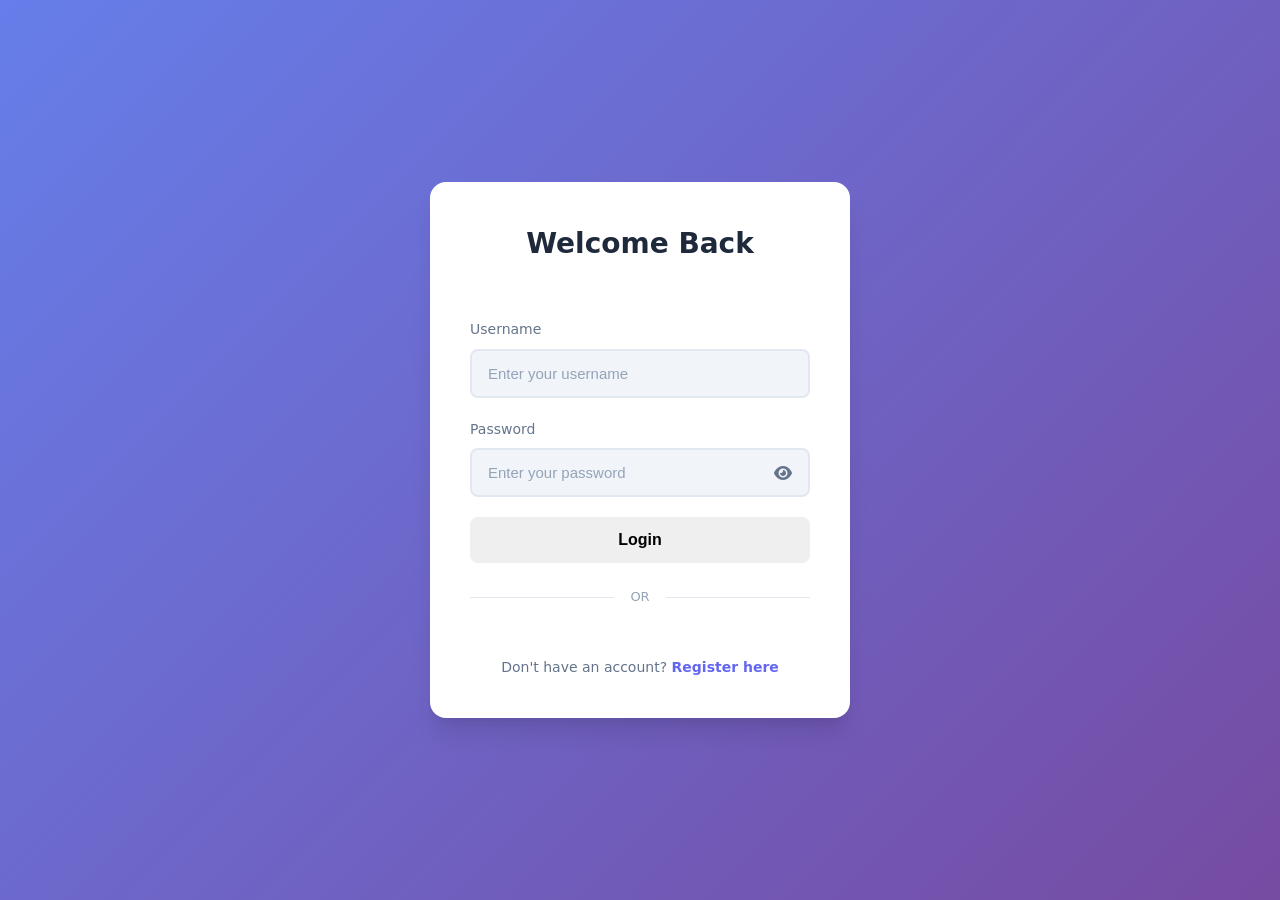
<file: src/main/resources/static/index.html>
<!DOCTYPE html>
<html lang="en">
<head>
    <meta charset="UTF-8">
    <meta name="viewport" content="width=device-width, initial-scale=1.0">
    <title>Spending Tracker</title>
    <link rel="stylesheet" href="style.css">
    <script>
        // Check if user is already logged in
        // If yes, redirect to dashboard, otherwise to login page
        document.addEventListener('DOMContentLoaded', function() {
            const token = localStorage.getItem('jwtToken');
            if (token) {
                window.location.href = 'dashboard.html';
            } else {
                window.location.href = 'login.html';
            }
        });
    </script>
</head>
<body>
    <div class="container">
        <h1>Spending Tracker</h1>
        <p class="text-center">Redirecting...</p>
    </div>
</body>
</html>
</file>
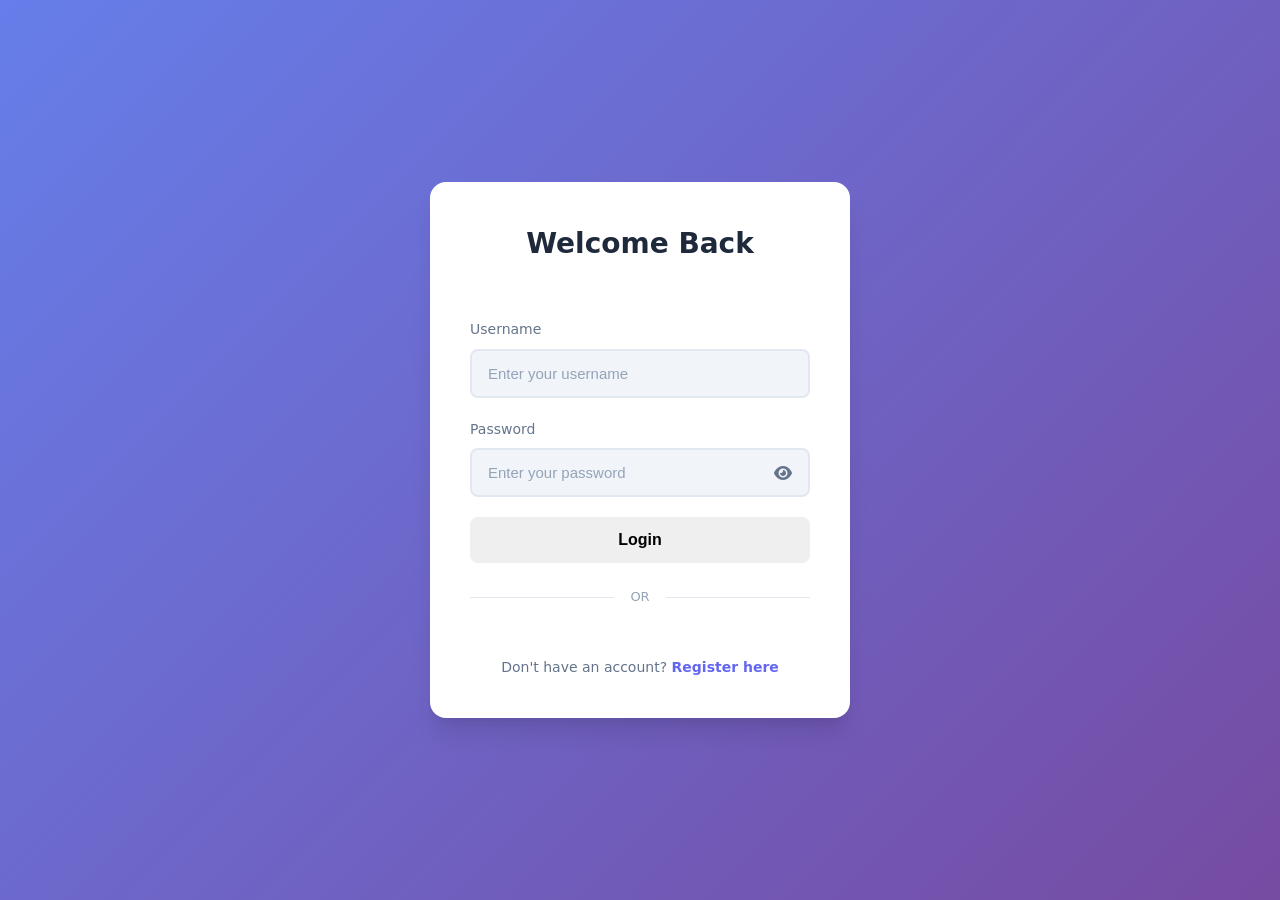
<file: src/main/resources/static/login.html>
<!DOCTYPE html>
<html lang="en">
<head>
    <meta charset="UTF-8">
    <meta name="viewport" content="width=device-width, initial-scale=1.0">
    <title>Login - Spending Tracker</title>
    <link rel="stylesheet" href="style.css">
    <!-- Font Awesome for icons -->
    <link rel="stylesheet" href="https://cdnjs.cloudflare.com/ajax/libs/font-awesome/6.0.0/css/all.min.css">
    <!-- Google Identity Services -->
    <script src="https://accounts.google.com/gsi/client" async defer></script>
</head>
<body>
    <div class="container">
        <h1>Welcome Back</h1>
        
        <!-- Message display area for success/error feedback -->
        <div id="message" class="message"></div>
        
        <!-- Login form -->
        <form id="loginForm">
            <div class="form-group">
                <label for="username">Username</label>
                <input 
                    type="text" 
                    id="username" 
                    name="username" 
                    placeholder="Enter your username" 
                    required
                    autocomplete="username"
                >
            </div>
            
            <div class="form-group">
                <label for="password">Password</label>
                <div class="password-input-container">
                    <input 
                        type="password" 
                        id="password" 
                        name="password" 
                        placeholder="Enter your password" 
                        required
                        autocomplete="current-password"
                    >
                    <button type="button" class="password-toggle" onclick="togglePassword('password', 'passwordToggleIcon')">
                        <i class="fas fa-eye" id="passwordToggleIcon"></i>
                    </button>
                </div>
            </div>
            
            <button type="submit" class="btn" id="submitBtn">
                Login
            </button>
        </form>
        
        <!-- Google Sign-In Button -->
        <div class="divider">
            <span>OR</span>
        </div>
        
        <div id="g_id_onload"
             data-client_id="597004127256-sb4a6j2c80h4o45d7ueadfei2g9v2m6o.apps.googleusercontent.com"
             data-callback="handleGoogleSignIn"
             data-auto_prompt="false">
        </div>
        <div class="g_id_signin"
             data-type="standard"
             data-size="large"
             data-theme="outline"
             data-text="signin_with"
             data-shape="rectangular"
             data-logo_alignment="left">
        </div>
        
        <!-- Link to registration page for new users -->
        <div class="link-text">
            Don't have an account? <a href="register.html">Register here</a>
        </div>
    </div>
    
    <script src="script.js"></script>
    <script>
        // Check if user is already logged in
        // If yes, redirect to dashboard immediately
        if (localStorage.getItem('jwtToken')) {
            window.location.href = 'dashboard.html';
        }
        
        // Handle login form submission
        document.getElementById('loginForm').addEventListener('submit', async function(e) {
            e.preventDefault(); // Prevent default form submission
            
            // Get form values
            const username = document.getElementById('username').value.trim();
            const password = document.getElementById('password').value;
            
            // Get message element
            const messageEl = document.getElementById('message');
            const submitBtn = document.getElementById('submitBtn');
            
            // Show loading state
            submitBtn.disabled = true;
            submitBtn.innerHTML = '<span class="loading"></span> Logging in...';
            
            try {
                // Call the login API
                const response = await fetch(`${API_BASE_URL}/api/auth/login`, {
                    method: 'POST',
                    headers: {
                        'Content-Type': 'application/json'
                    },
                    body: JSON.stringify({
                        email: username,
                        password: password
                    })
                });
                
                // Get response text first
                // const responseText = await response.text();
                
                // // Try to parse as JSON, otherwise use as plain text
                // let data;
                // try {
                //     data = JSON.parse(responseText);
                // } catch (e) {
                //     // Response is not JSON, use the text as message
                //     data = { message: responseText };
                // }


                const responseText = await response.text();

                let token;

                // check if it's JSON
                try {
                    const data = JSON.parse(responseText);
                    token = data.token || data.jwt || data.accessToken;
                } catch (e) {
                    // 🔥 direct string token case
                    token = responseText;
                }
                
                // if (response.ok) {
                //     // Login successful
                //     // Store JWT token in localStorage
                //     // The API might return the token in different formats:
                //     // - { token: "..." }
                //     // - { jwt: "..." }
                //     // - { accessToken: "..." }
                //     const token = data.token || data.jwt || data.accessToken;
                    
                //     if (token) {
                //         localStorage.setItem('jwtToken', token);
                        
                //         // Show success message
                //         showMessage(messageEl, 'Login successful! Redirecting...', 'success');
                        
                //         // Redirect to dashboard after 1 second
                //         setTimeout(() => {
                //             window.location.href = 'dashboard.html';
                //         }, 1000);
                //     } else {
                //         // Token not found in response
                //         showMessage(messageEl, 'Login successful but no token received.', 'error');
                //     }
               // }
                if (response.ok) {
                    if (token) {
                        localStorage.setItem('jwtToken', token);
                        // Store username for welcome message
                        localStorage.setItem('username', username);

                        showMessage(messageEl, 'Login successful! Redirecting...', 'success');

                        setTimeout(() => {
                            window.location.href = 'dashboard.html';
                        }, 1000);
                    } else {
                        showMessage(messageEl, 'Login successful but no token received.', 'error');
                    }
                }
                
                
                
                else {
                    // Login failed - show error message from server
                    showMessage(messageEl, data.message || 'Invalid username or password.', 'error');
                }
            } catch (error) {
                // Handle network errors or other issues
                console.error('Login error:', error);
                showMessage(messageEl, 'Connection error. Please ensure the server is running.', 'error');
            } finally {
                // Reset button state
                submitBtn.disabled = false;
                submitBtn.innerHTML = 'Login';
            }
        });
        
        // Handle Google Sign-In
        async function handleGoogleSignIn(response) {
            const messageEl = document.getElementById('message');
            const submitBtn = document.getElementById('submitBtn');
            
            try {
                // Show loading state
                submitBtn.disabled = true;
                submitBtn.innerHTML = '<span class="loading"></span> Signing in...';
                
                // Send the Google JWT token to backend for authentication
                const fetchResponse = await fetch(`${API_BASE_URL}/api/auth/google`, {
                    method: 'POST',
                    headers: {
                        'Content-Type': 'application/json'
                    },
                    body: JSON.stringify({
                        token: response.credential
                    })
                });
                
                const responseText = await fetchResponse.text();
                let token;
                
                try {
                    const data = JSON.parse(responseText);
                    token = data.token || data.jwt || data.accessToken;
                } catch (e) {
                    token = responseText;
                }
                
                if (fetchResponse.ok && token) {
                    localStorage.setItem('jwtToken', token);
                    // Extract email from decoded JWT or use Google response
                    const userInfo = JSON.parse(atob(response.credential.split('.')[1]));
                    localStorage.setItem('username', userInfo.email.split('@')[0]);
                    
                    showMessage(messageEl, 'Google login successful! Redirecting...', 'success');
                    
                    setTimeout(() => {
                        window.location.href = 'dashboard.html';
                    }, 1000);
                } else {
                    showMessage(messageEl, 'Google login failed. Please try again.', 'error');
                }
            } catch (error) {
                console.error('Google login error:', error);
                showMessage(messageEl, 'Connection error. Please ensure the server is running.', 'error');
            } finally {
                submitBtn.disabled = false;
                submitBtn.innerHTML = 'Login';
            }
        }
        
        // Helper function to show messages
        function showMessage(element, text, type) {
            element.textContent = text;
            element.className = `message ${type}`;
            element.style.display = 'block';
            
            // Auto-hide after 5 seconds
            setTimeout(() => {
                element.style.display = 'none';
            }, 5000);
        }
    </script>
</body>
</html>
</file>
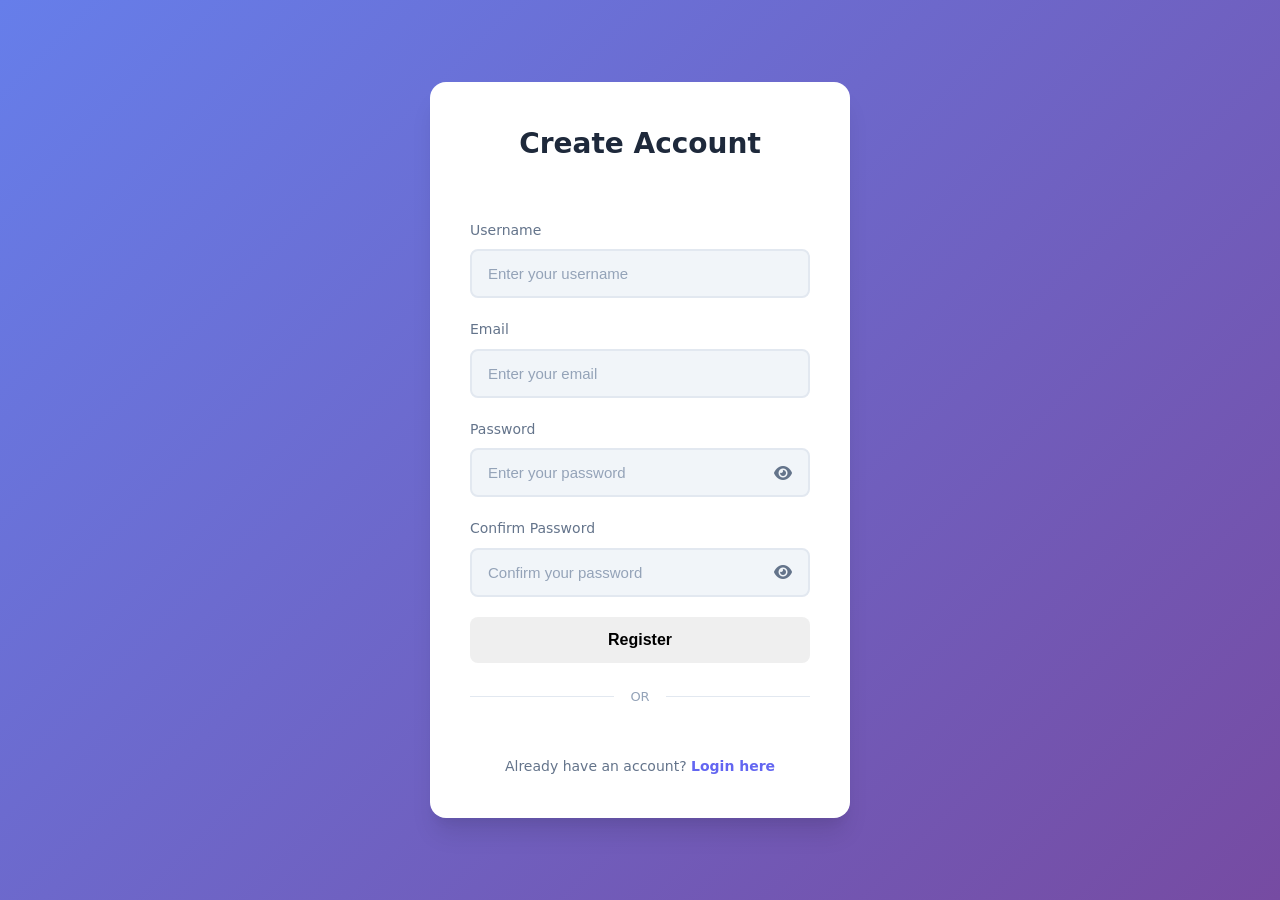
<file: src/main/resources/static/register.html>
<!DOCTYPE html>
<html lang="en">
<head>
    <meta charset="UTF-8">
    <meta name="viewport" content="width=device-width, initial-scale=1.0">
    <title>Register - Spending Tracker</title>
    <link rel="stylesheet" href="style.css">
    <!-- Font Awesome for icons -->
    <link rel="stylesheet" href="https://cdnjs.cloudflare.com/ajax/libs/font-awesome/6.0.0/css/all.min.css">
    <!-- Google Identity Services -->
    <script src="https://accounts.google.com/gsi/client" async defer></script>
</head>
<body>
    <div class="container">
        <h1>Create Account</h1>
        
        <!-- Message display area for success/error feedback -->
        <div id="message" class="message"></div>
        
        <!-- Registration form -->
        <form id="registerForm">
            <div class="form-group">
                <label for="username">Username</label>
                <input 
                    type="text" 
                    id="username" 
                    name="username" 
                    placeholder="Enter your username" 
                    required
                    minlength="3"
                >
            </div>
            
            <div class="form-group">
                <label for="email">Email</label>
                <input 
                    type="email" 
                    id="email" 
                    name="email" 
                    placeholder="Enter your email" 
                    required
                >
            </div>
            
            <div class="form-group">
                <label for="password">Password</label>
                <div class="password-input-container">
                    <input 
                        type="password" 
                        id="password" 
                        name="password" 
                        placeholder="Enter your password" 
                        required
                        minlength="6"
                    >
                    <button type="button" class="password-toggle" onclick="togglePassword('password', 'passwordToggleIcon')">
                        <i class="fas fa-eye" id="passwordToggleIcon"></i>
                    </button>
                </div>
            </div>
            
            <div class="form-group">
                <label for="confirmPassword">Confirm Password</label>
                <div class="password-input-container">
                    <input 
                        type="password" 
                        id="confirmPassword" 
                        name="confirmPassword" 
                        placeholder="Confirm your password" 
                        required
                    >
                    <button type="button" class="password-toggle" onclick="togglePassword('confirmPassword', 'confirmPasswordToggleIcon')">
                        <i class="fas fa-eye" id="confirmPasswordToggleIcon"></i>
                    </button>
                </div>
            </div>
            
            <button type="submit" class="btn" id="submitBtn">
                Register
            </button>
        </form>
        
        <!-- Google Sign-In Button -->
        <div class="divider">
            <span>OR</span>
        </div>
        
        <div id="g_id_onload"
             data-client_id="597004127256-sb4a6j2c80h4o45d7ueadfei2g9v2m6o.apps.googleusercontent.com"
             data-callback="handleGoogleSignUp"
             data-auto_prompt="false">
        </div>
        <div class="g_id_signin"
             data-type="standard"
             data-size="large"
             data-theme="outline"
             data-text="signup_with"
             data-shape="rectangular"
             data-logo_alignment="left">
        </div>
        
        <!-- Link to login page for existing users -->
        <div class="link-text">
            Already have an account? <a href="login.html">Login here</a>
        </div>
    </div>
    
    <script src="script.js"></script>
    <script>
        // Handle registration form submission
        document.getElementById('registerForm').addEventListener('submit', async function(e) {
            e.preventDefault(); // Prevent default form submission
            
            // Get form values
            const username = document.getElementById('username').value.trim();
            const email = document.getElementById('email').value.trim();
            const password = document.getElementById('password').value;
            const confirmPassword = document.getElementById('confirmPassword').value;
            
            // Get message element
            const messageEl = document.getElementById('message');
            const submitBtn = document.getElementById('submitBtn');
            
            // Validate passwords match
            if (password !== confirmPassword) {
                showMessage(messageEl, 'Passwords do not match!', 'error');
                return;
            }
            
            // Validate email format
            const emailRegex = /^[^\s@]+@[^\s@]+\.[^\s@]+$/;
            if (!emailRegex.test(email)) {
                showMessage(messageEl, 'Please enter a valid email address!', 'error');
                return;
            }
            
            // Validate password strength
            if (password.length < 6) {
                showMessage(messageEl, 'Password must be at least 6 characters long!', 'error');
                return;
            }
            
            // Show loading state
            submitBtn.disabled = true;
            submitBtn.innerHTML = '<span class="loading"></span> Registering...';
            
            try {
                // Call the registration API
                const response = await fetch('${API_BASE_URL}/api/auth/register', {
                    method: 'POST',
                    headers: {
                        'Content-Type': 'application/json'
                    },
                    body: JSON.stringify({
                        username: username,
                        email: email,
                        password: password
                    })
                });
                
                // Get response text first
                const responseText = await response.text();
                
                // Try to parse as JSON, otherwise use as plain text
                let data;
                try {
                    data = JSON.parse(responseText);
                } catch (e) {
                    // Response is not JSON, use the text as message
                    data = { message: responseText };
                }
                
                if (response.ok) {
                    // Registration successful
                    showMessage(messageEl, 'Registration successful! Redirecting to login...', 'success');
                    
                    // Redirect to login page after 2 seconds
                    setTimeout(() => {
                        window.location.href = 'login.html';
                    }, 2000);
                } else {
                    // Registration failed - show error message from server
                    showMessage(messageEl, data.message || 'Registration failed. Please try again.', 'error');
                }
            } catch (error) {
                // Handle network errors or other issues
                console.error('Registration error:', error);
                showMessage(messageEl, 'Connection error. Please ensure the server is running.', 'error');
            } finally {
                // Reset button state
                submitBtn.disabled = false;
                submitBtn.innerHTML = 'Register';
            }
        });
        
        // Handle Google Sign-Up
        async function handleGoogleSignUp(response) {
            const messageEl = document.getElementById('message');
            const submitBtn = document.getElementById('submitBtn');
            
            try {
                // Show loading state
                submitBtn.disabled = true;
                submitBtn.innerHTML = '<span class="loading"></span> Registering...';
                
                // Decode Google JWT to get user info
                const userInfo = JSON.parse(atob(response.credential.split('.')[1]));
                
                // Send the Google JWT token to backend for registration
                const fetchResponse = await fetch(`${API_BASE_URL}/api/auth/google`, {
                    method: 'POST',
                    headers: {
                        'Content-Type': 'application/json'
                    },
                    body: JSON.stringify({
                        token: response.credential,
                        username: userInfo.email.split('@')[0],
                        email: userInfo.email,
                        name: userInfo.name
                    })
                });
                
                const responseText = await fetchResponse.text();
                let data;
                
                try {
                    data = JSON.parse(responseText);
                } catch (e) {
                    data = { message: responseText };
                }
                
                if (fetchResponse.ok) {
                    showMessage(messageEl, 'Registration successful! Please login.', 'success');
                    
                    setTimeout(() => {
                        window.location.href = 'login.html';
                    }, 2000);
                } else {
                    showMessage(messageEl, data.message || 'Registration failed. Please try again.', 'error');
                }
            } catch (error) {
                console.error('Google registration error:', error);
                showMessage(messageEl, 'Connection error. Please ensure the server is running.', 'error');
            } finally {
                submitBtn.disabled = false;
                submitBtn.innerHTML = 'Register';
            }
        }
        
        // Helper function to show messages
        function showMessage(element, text, type) {
            element.textContent = text;
            element.className = `message ${type}`;
            element.style.display = 'block';
            
            // Auto-hide after 5 seconds
            setTimeout(() => {
                element.style.display = 'none';
            }, 5000);
        }
    </script>
</body>
</html>
</file>
<file: src/main/resources/static/style.css>
/* ============================================
   GLOBAL STYLES
   ============================================ */
* {
    margin: 0;
    padding: 0;
    box-sizing: border-box;
}

:root {
    /* Light theme colors */
    --primary-color: #6366f1;
    --primary-dark: #4f46e5;
    --secondary-color: #f59e0b;
    --success-color: #10b981;
    --danger-color: #ef4444;
    --warning-color: #f59e0b;
    --bg-color: #f1f5f9;
    --card-bg: #ffffff;
    --text-primary: #1e293b;
    --text-secondary: #64748b;
    --text-muted: #94a3b8;
    --border-color: #e2e8f0;
    --sidebar-width: 260px;
    --header-height: 70px;
    --shadow-sm: 0 1px 2px 0 rgba(0, 0, 0, 0.05);
    --shadow-md: 0 4px 6px -1px rgba(0, 0, 0, 0.1), 0 2px 4px -1px rgba(0, 0, 0, 0.06);
    --shadow-lg: 0 10px 15px -3px rgba(0, 0, 0, 0.1), 0 4px 6px -2px rgba(0, 0, 0, 0.05);
    --shadow-xl: 0 20px 25px -5px rgba(0, 0, 0, 0.1), 0 10px 10px -5px rgba(0, 0, 0, 0.04);
    --radius-sm: 8px;
    --radius-md: 12px;
    --radius-lg: 16px;
    --radius-xl: 20px;
}

/* Dark theme colors */
[data-theme="dark"] {
    --primary-color: #8b5cf6;
    --primary-dark: #7c3aed;
    --secondary-color: #fbbf24;
    --success-color: #34d399;
    --danger-color: #f87171;
    --warning-color: #fbbf24;
    --bg-color: #0f172a;
    --card-bg: #1e293b;
    --text-primary: #f8fafc;
    --text-secondary: #94a3b8;
    --text-muted: #64748b;
    --border-color: #334155;
    --shadow-sm: 0 1px 2px 0 rgba(0, 0, 0, 0.3);
    --shadow-md: 0 4px 6px -1px rgba(0, 0, 0, 0.5), 0 2px 4px -1px rgba(0, 0, 0, 0.4);
    --shadow-lg: 0 10px 15px -3px rgba(0, 0, 0, 0.5), 0 4px 6px -2px rgba(0, 0, 0, 0.4);
    --shadow-xl: 0 20px 25px -5px rgba(0, 0, 0, 0.5), 0 10px 10px -5px rgba(0, 0, 0, 0.4);
}

body {
    font-family: 'Segoe UI', system-ui, -apple-system, sans-serif;
    background: var(--bg-color);
    color: var(--text-primary);
    line-height: 1.6;
    min-height: 100vh;
}

/* ============================================
   DASHBOARD LAYOUT
   ============================================ */
.dashboard-wrapper {
    display: flex;
    min-height: 100vh;
}

/* ============================================
   SIDEBAR
   ============================================ */
.sidebar {
    width: var(--sidebar-width);
    background: linear-gradient(180deg, #1e1b4b 0%, #312e81 100%);
    color: white;
    display: flex;
    flex-direction: column;
    position: fixed;
    height: 100vh;
    z-index: 100;
    transition: transform 0.3s ease;
}

.sidebar-header {
    padding: 24px 20px;
    border-bottom: 1px solid rgba(255, 255, 255, 0.1);
}

.logo {
    display: flex;
    align-items: center;
    gap: 12px;
    font-size: 20px;
    font-weight: 700;
    color: white;
}

.logo i {
    font-size: 28px;
    color: var(--secondary-color);
}

.sidebar-nav {
    flex: 1;
    padding: 20px 12px;
}

.nav-item {
    display: flex;
    align-items: center;
    gap: 12px;
    padding: 14px 16px;
    color: rgba(255, 255, 255, 0.7);
    text-decoration: none;
    border-radius: var(--radius-md);
    margin-bottom: 8px;
    transition: all 0.2s ease;
}

.nav-item:hover {
    background: rgba(255, 255, 255, 0.1);
    color: white;
}

.nav-item.active {
    background: rgba(99, 102, 241, 0.3);
    color: white;
    border-left: 3px solid var(--secondary-color);
}

.nav-item i {
    font-size: 18px;
    width: 24px;
    text-align: center;
}

.sidebar-footer {
    padding: 20px;
    border-top: 1px solid rgba(255, 255, 255, 0.1);
}

.sidebar-footer .setting-item {
    border-bottom: none;
    padding: 16px 20px;
    margin: 0 -20px;
}

.sidebar-footer .setting-item:hover {
    background: rgba(255, 255, 255, 0.05);
}

.sidebar-footer .setting-info h3 {
    color: white;
    font-size: 14px;
}

.sidebar-footer .setting-info p {
    font-size: 11px;
    color: rgba(255, 255, 255, 0.7);
}

.logout-btn {
    width: 100%;
    display: flex;
    align-items: center;
    gap: 12px;
    padding: 14px 16px;
    background: rgba(239, 68, 68, 0.2);
    color: #fca5a5;
    border: none;
    border-radius: var(--radius-md);
    cursor: pointer;
    font-size: 15px;
    transition: all 0.2s ease;
}

.logout-btn:hover {
    background: rgba(239, 68, 68, 0.3);
    color: white;
}

/* ============================================
   MAIN CONTENT
   ============================================ */
.main-content {
    flex: 1;
    margin-left: var(--sidebar-width);
    padding: 30px;
    min-height: 100vh;
}

/* ============================================
   TOP HEADER
   ============================================ */
.top-header {
    display: flex;
    justify-content: space-between;
    align-items: center;
    margin-bottom: 30px;
    padding-bottom: 20px;
    border-bottom: 1px solid var(--border-color);
}

.header-title h1 {
    font-size: 28px;
    font-weight: 700;
    color: var(--text-primary);
    margin-bottom: 4px;
}

.subtitle {
    color: var(--text-secondary);
    font-size: 14px;
}

.header-date {
    display: flex;
    align-items: center;
    gap: 8px;
    padding: 10px 16px;
    background: white;
    border-radius: var(--radius-md);
    box-shadow: var(--shadow-sm);
    color: var(--text-secondary);
    font-size: 14px;
}

.header-date i {
    color: var(--primary-color);
}

/* ============================================
   STATS CARDS
   ============================================ */
.stats-grid {
    display: grid;
    grid-template-columns: repeat(auto-fit, minmax(240px, 1fr));
    gap: 20px;
    margin-bottom: 30px;
}

.stat-card {
    background: white;
    border-radius: var(--radius-lg);
    padding: 24px;
    display: flex;
    align-items: center;
    gap: 20px;
    box-shadow: var(--shadow-md);
    transition: transform 0.2s ease, box-shadow 0.2s ease;
}

.stat-card:hover {
    transform: translateY(-2px);
    box-shadow: var(--shadow-xl);
}

.stat-icon {
    width: 60px;
    height: 60px;
    border-radius: var(--radius-md);
    display: flex;
    align-items: center;
    justify-content: center;
    font-size: 24px;
}

.stat-card-primary .stat-icon {
    background: linear-gradient(135deg, #6366f1 0%, #8b5cf6 100%);
    color: white;
}

.stat-card-secondary .stat-icon {
    background: linear-gradient(135deg, #f59e0b 0%, #fbbf24 100%);
    color: white;
}

.stat-card-tertiary .stat-icon {
    background: linear-gradient(135deg, #10b981 0%, #34d399 100%);
    color: white;
}

.stat-info {
    display: flex;
    flex-direction: column;
}

.stat-label {
    font-size: 13px;
    color: var(--text-secondary);
    text-transform: uppercase;
    letter-spacing: 0.5px;
    margin-bottom: 4px;
}

.stat-value {
    font-size: 28px;
    font-weight: 700;
    color: var(--text-primary);
}

/* ============================================
   CONTENT SECTIONS
   ============================================ */
.content-section {
    display: none;
    animation: fadeIn 0.3s ease;
}

.content-section.active {
    display: block;
}

@keyframes fadeIn {
    from { opacity: 0; transform: translateY(10px); }
    to { opacity: 1; transform: translateY(0); }
}

/* ============================================
   CONTENT GRID
   ============================================ */
.content-grid {
    display: grid;
    grid-template-columns: 400px 1fr;
    gap: 24px;
}

/* ============================================
   FORM CARD
   ============================================ */
.form-card {
    background: white;
    border-radius: var(--radius-lg);
    box-shadow: var(--shadow-md);
    overflow: hidden;
    height: fit-content;
    position: sticky;
    top: 30px;
}

.form-header {
    background: linear-gradient(135deg, #6366f1 0%, #8b5cf6 100%);
    padding: 20px 24px;
    color: white;
}

.form-header h2 {
    display: flex;
    align-items: center;
    gap: 10px;
    font-size: 18px;
    font-weight: 600;
}

.form-header h2 i {
    font-size: 20px;
}

.expense-form {
    padding: 24px;
}

.form-row {
    display: grid;
    grid-template-columns: 1fr 1fr;
    gap: 16px;
    margin-bottom: 16px;
}

.form-group {
    display: flex;
    flex-direction: column;
}

.form-group label {
    display: flex;
    align-items: center;
    gap: 6px;
    font-size: 13px;
    font-weight: 600;
    color: var(--text-secondary);
    margin-bottom: 8px;
    text-transform: uppercase;
    letter-spacing: 0.5px;
}

.form-group label i {
    color: var(--primary-color);
    font-size: 12px;
}

.form-group input,
.form-group select {
    padding: 12px 16px;
    border: 2px solid var(--border-color);
    border-radius: var(--radius-sm);
    font-size: 15px;
    transition: all 0.2s ease;
    background: var(--bg-color);
}

.form-group input:focus,
.form-group select:focus {
    outline: none;
    border-color: var(--primary-color);
    background: white;
    box-shadow: 0 0 0 3px rgba(99, 102, 241, 0.1);
}

.form-group input::placeholder {
    color: var(--text-muted);
}

.form-actions {
    display: flex;
    gap: 12px;
    margin-top: 20px;
}

/* ============================================
   BUTTONS
   ============================================ */
.btn {
    display: inline-flex;
    align-items: center;
    justify-content: center;
    gap: 8px;
    padding: 12px 24px;
    border: none;
    border-radius: var(--radius-sm);
    font-size: 15px;
    font-weight: 600;
    cursor: pointer;
    transition: all 0.2s ease;
}

.btn-primary {
    flex: 1;
    background: linear-gradient(135deg, #6366f1 0%, #8b5cf6 100%);
    color: white;
}

.btn-primary:hover {
    transform: translateY(-1px);
    box-shadow: 0 4px 12px rgba(99, 102, 241, 0.4);
}

.btn-secondary {
    background: var(--bg-color);
    color: var(--text-secondary);
}

.btn-secondary:hover {
    background: var(--border-color);
}

.btn-icon {
    width: 36px;
    height: 36px;
    padding: 0;
    border-radius: var(--radius-sm);
}

.btn-edit {
    background: rgba(99, 102, 241, 0.1);
    color: var(--primary-color);
}

.btn-edit:hover {
    background: var(--primary-color);
    color: white;
}

.btn-delete {
    background: rgba(239, 68, 68, 0.1);
    color: var(--danger-color);
}

.btn-delete:hover {
    background: var(--danger-color);
    color: white;
}

/* ============================================
   EXPENSES CARD
   ============================================ */
.expenses-card {
    background: white;
    border-radius: var(--radius-lg);
    box-shadow: var(--shadow-md);
    overflow: hidden;
}

.expenses-card.full-width {
    grid-column: 1 / -1;
}

/* ============================================
   CHART SECTION
   ============================================ */
.chart-section {
    margin-bottom: 30px;
}

.chart-card {
    background: white;
    border-radius: var(--radius-lg);
    box-shadow: var(--shadow-md);
    overflow: hidden;
}

.chart-header {
    background: linear-gradient(135deg, #6366f1 0%, #8b5cf6 100%);
    padding: 20px 24px;
    color: white;
}

.chart-header h2 {
    display: flex;
    align-items: center;
    gap: 10px;
    font-size: 18px;
    font-weight: 600;
}

.chart-header h2 i {
    font-size: 20px;
}

.chart-content {
    padding: 24px;
    display: flex;
    gap: 30px;
    align-items: center;
    flex-wrap: wrap;
}

.chart-wrapper {
    flex-shrink: 0;
    width: 200px;
    height: 200px;
    position: relative;
}

#donutChart {
    width: 100%;
    height: 100%;
    display: block;
}

.chart-segment {
    transition: transform 0.3s ease;
}

.chart-segment:hover {
    transform: scale(1.05);
}

#donutCenter {
    transition: all 0.3s ease;
    stroke: #e2e8f0;
    stroke-width: 2;
}

#centerLabel {
    transition: all 0.3s ease;
    font-family: 'Segoe UI', system-ui, -apple-system, sans-serif;
}

#donutChart:hover #donutCenter {
    stroke: var(--primary-color);
    stroke-width: 3;
}

#donutChart:hover #centerLabel {
    fill: var(--primary-dark);
    font-weight: 800;
}

.chart-legend {
    flex: 1;
    display: flex;
    flex-direction: column;
    gap: 12px;
    min-width: 250px;
}

.legend-item {
    display: flex;
    align-items: center;
    gap: 10px;
    padding: 10px 14px;
    background: var(--bg-color);
    border-radius: var(--radius-sm);
    transition: all 0.2s ease;
}

.legend-item:hover {
    background: white;
    box-shadow: var(--shadow-sm);
    transform: translateX(4px);
}

.legend-item-expanded {
    flex-direction: column;
    align-items: stretch;
    padding: 14px 16px;
    gap: 12px;
}

.legend-header {
    display: flex;
    align-items: center;
    gap: 10px;
}

.legend-main {
    flex: 1;
    display: flex;
    flex-direction: column;
    gap: 4px;
}

.legend-label {
    flex: 1;
    font-size: 13px;
    font-weight: 600;
    color: var(--text-primary);
}

.legend-meta {
    display: flex;
    align-items: center;
    gap: 12px;
}

.legend-value {
    font-size: 13px;
    font-weight: 600;
    color: var(--text-secondary);
}

.legend-percent {
    font-size: 13px;
    font-weight: 700;
    color: var(--primary-color);
    background: rgba(99, 102, 241, 0.1);
    padding: 4px 8px;
    border-radius: 10px;
    min-width: 50px;
    text-align: right;
}

.legend-color {
    width: 16px;
    height: 16px;
    border-radius: 4px;
    flex-shrink: 0;
}

.expense-list-detail {
    display: flex;
    flex-direction: column;
    gap: 6px;
    padding-top: 8px;
    border-top: 1px solid var(--border-color);
}

.expense-detail {
    display: flex;
    justify-content: space-between;
    align-items: center;
    padding: 6px 10px;
    background: white;
    border-radius: 6px;
    font-size: 12px;
    transition: all 0.2s ease;
}

.expense-detail:hover {
    background: var(--bg-color);
    transform: translateX(4px);
}

.expense-name {
    color: var(--text-primary);
    font-weight: 500;
    flex: 1;
    overflow: hidden;
    text-overflow: ellipsis;
    white-space: nowrap;
    max-width: 150px;
}

.expense-amount-detail {
    color: var(--primary-color);
    font-weight: 600;
    white-space: nowrap;
    margin-left: 8px;
}

.no-data {
    text-align: center;
    color: var(--text-muted);
    font-style: italic;
    padding: 20px;
    width: 100%;
}

/* ============================================
   SETTINGS SECTION
   ============================================ */
.settings-grid {
    display: grid;
    grid-template-columns: repeat(auto-fit, minmax(300px, 1fr));
    gap: 24px;
}

.settings-card {
    background: white;
    border-radius: var(--radius-lg);
    box-shadow: var(--shadow-md);
    overflow: hidden;
}

.settings-header {
    background: linear-gradient(135deg, #6366f1 0%, #8b5cf6 100%);
    padding: 20px 24px;
    color: white;
}

.settings-header h2 {
    display: flex;
    align-items: center;
    gap: 10px;
    font-size: 18px;
    font-weight: 600;
}

.settings-header h2 i {
    font-size: 20px;
}

.settings-content {
    padding: 24px;
}

.setting-item {
    display: flex;
    align-items: center;
    justify-content: space-between;
    padding: 16px 0;
    border-bottom: 1px solid var(--border-color);
    transition: all 0.2s ease;
}

.setting-item:last-child {
    border-bottom: none;
}

.setting-item:hover {
    background: var(--bg-color);
    border-radius: var(--radius-sm);
}

.setting-info {
    display: flex;
    flex-direction: column;
    gap: 4px;
}

.setting-info h3 {
    font-size: 15px;
    font-weight: 600;
    color: var(--text-primary);
}

.setting-info p {
    font-size: 13px;
    color: var(--text-secondary);
}

.toggle-switch {
    position: relative;
    display: inline-block;
    width: 44px;
    height: 24px;
}

.toggle-switch input {
    opacity: 0;
    width: 0;
    height: 0;
}

.toggle-slider {
    position: absolute;
    cursor: pointer;
    top: 0;
    left: 0;
    right: 0;
    bottom: 0;
    background-color: #ccc;
    transition: .4s;
    border-radius: 24px;
}

.toggle-slider:before {
    position: absolute;
    content: "";
    height: 18px;
    width: 18px;
    left: 3px;
    bottom: 3px;
    background-color: white;
    transition: .4s;
    border-radius: 50%;
}

input:checked + .toggle-slider {
    background-color: var(--primary-color);
}

input:checked + .toggle-slider:before {
    transform: translateX(20px);
}

.expenses-header {
    display: flex;
    justify-content: space-between;
    align-items: center;
    padding: 20px 24px;
    border-bottom: 1px solid var(--border-color);
}

.expenses-header h2 {
    display: flex;
    align-items: center;
    gap: 10px;
    font-size: 18px;
    font-weight: 600;
    color: var(--text-primary);
}

.expenses-header h2 i {
    color: var(--primary-color);
}

.filter-controls select {
    padding: 8px 12px;
    border: 1px solid var(--border-color);
    border-radius: var(--radius-sm);
    font-size: 13px;
    background: white;
    cursor: pointer;
}

/* ============================================
   EXPENSE LIST
   ============================================ */
.expense-list {
    max-height: 500px;
    overflow-y: auto;
    padding: 16px;
}

.expense-list::-webkit-scrollbar {
    width: 6px;
}

.expense-list::-webkit-scrollbar-track {
    background: var(--bg-color);
}

.expense-list::-webkit-scrollbar-thumb {
    background: var(--border-color);
    border-radius: 3px;
}

.expense-item {
    display: flex;
    align-items: center;
    gap: 16px;
    padding: 16px;
    background: var(--bg-color);
    border-radius: var(--radius-md);
    margin-bottom: 12px;
    transition: all 0.2s ease;
    border: 1px solid transparent;
}

.expense-item:hover {
    background: white;
    border-color: var(--border-color);
    box-shadow: var(--shadow-sm);
}

.expense-item:last-child {
    margin-bottom: 0;
}

.expense-icon {
    width: 48px;
    height: 48px;
    background: white;
    border-radius: var(--radius-sm);
    display: flex;
    align-items: center;
    justify-content: center;
    font-size: 24px;
    flex-shrink: 0;
}

.expense-info {
    flex: 1;
    min-width: 0;
}

.expense-info h3 {
    font-size: 15px;
    font-weight: 600;
    color: var(--text-primary);
    margin-bottom: 6px;
    white-space: nowrap;
    overflow: hidden;
    text-overflow: ellipsis;
}

.expense-meta {
    display: flex;
    align-items: center;
    gap: 16px;
    flex-wrap: wrap;
}

.expense-category {
    display: flex;
    align-items: center;
}

.category-badge {
    display: inline-flex;
    align-items: center;
    gap: 4px;
    padding: 4px 10px;
    border-radius: 20px;
    font-size: 12px;
    font-weight: 500;
}

.category-food { background: #fef3c7; color: #92400e; }
.category-transport { background: #dbeafe; color: #1d4ed8; }
.category-entertainment { background: #fce7f3; color: #9d174d; }
.category-utilities { background: #fef9c3; color: #854d0e; }
.category-shopping { background: #ede9fe; color: #6d28d9; }
.category-healthcare { background: #dcfce7; color: #15803d; }
.category-education { background: #e0f2fe; color: #0369a1; }
.category-travel { background: #ccfbf1; color: #0f766e; }
.category-other { background: #f1f5f9; color: #475569; }

.expense-date {
    display: flex;
    align-items: center;
    gap: 4px;
    font-size: 12px;
    color: var(--text-muted);
}

.expense-date i {
    font-size: 11px;
}

.expense-actions {
    display: flex;
    align-items: center;
    gap: 12px;
    flex-shrink: 0;
}

.expense-amount {
    font-size: 18px;
    font-weight: 700;
    color: var(--primary-color);
    min-width: 80px;
    text-align: right;
}

.expense-buttons {
    display: flex;
    gap: 6px;
}

/* ============================================
   EMPTY STATE
   ============================================ */
.empty-state {
    text-align: center;
    padding: 60px 20px;
    color: var(--text-muted);
}

.empty-icon {
    font-size: 64px;
    margin-bottom: 16px;
    opacity: 0.3;
}

.empty-state p {
    font-size: 16px;
}

/* ============================================
   ERROR MESSAGE
   ============================================ */
.error-message {
    text-align: center;
    padding: 40px;
    color: var(--danger-color);
}

.error-message p {
    margin-bottom: 16px;
}

/* ============================================
   MESSAGE TOAST
   ============================================ */
.message {
    position: fixed;
    top: 20px;
    right: 20px;
    padding: 16px 24px;
    border-radius: var(--radius-md);
    font-weight: 500;
    z-index: 1000;
    animation: slideIn 0.3s ease;
    box-shadow: var(--shadow-lg);
}

.message-success {
    background: var(--success-color);
    color: white;
}

.message-error {
    background: var(--danger-color);
    color: white;
}

@keyframes slideIn {
    from {
        transform: translateX(100%);
        opacity: 0;
    }
    to {
        transform: translateX(0);
        opacity: 1;
    }
}

@keyframes pulse {
    0%, 100% { transform: scale(1); }
    50% { transform: scale(1.02); }
}

/* ============================================
   LOADING SPINNER
   ============================================ */
.loading {
    display: inline-block;
    width: 16px;
    height: 16px;
    border: 2px solid rgba(255, 255, 255, 0.3);
    border-radius: 50%;
    border-top-color: white;
    animation: spin 0.8s linear infinite;
}

@keyframes spin {
    to { transform: rotate(360deg); }
}

/* ============================================
   MOBILE MENU TOGGLE BUTTON
   ============================================ */
.mobile-menu-toggle {
    display: none;
    position: fixed;
    top: 16px;
    left: 16px;
    z-index: 1001;
    width: 44px;
    height: 44px;
    border: none;
    border-radius: var(--radius-sm);
    background: var(--primary-color);
    color: white;
    font-size: 20px;
    cursor: pointer;
    transition: all 0.2s ease;
    box-shadow: var(--shadow-md);
}

.mobile-menu-toggle:hover {
    background: var(--primary-dark);
    transform: scale(1.05);
}

.mobile-menu-toggle:active {
    transform: scale(0.95);
}

/* Sidebar Overlay */
.sidebar-overlay {
    display: none;
    position: fixed;
    top: 0;
    left: 0;
    width: 100%;
    height: 100%;
    background: rgba(0, 0, 0, 0.5);
    z-index: 99;
    opacity: 0;
    transition: opacity 0.3s ease;
}

.sidebar-overlay.active {
    display: block;
    opacity: 1;
}

/* ============================================
   RESPONSIVE DESIGN
   ============================================ */

/* Large screens (1200px and above) */
@media (min-width: 1200px) {
    .main-content {
        padding: 40px;
        max-width: 1400px;
        margin-left: var(--sidebar-width);
    }
    
    .content-grid {
        grid-template-columns: 450px 1fr;
        gap: 30px;
    }
    
    .stat-value {
        font-size: 32px;
    }
}

/* Medium screens (1024px to 1199px) */
@media (max-width: 1199px) and (min-width: 1024px) {
    .main-content {
        padding: 30px;
    }
    
    .content-grid {
        grid-template-columns: 380px 1fr;
        gap: 24px;
    }
}

/* Tablets (768px to 1023px) */
@media (max-width: 1023px) {
    .content-grid {
        grid-template-columns: 1fr;
    }
    
    .form-card {
        position: static;
    }
    
    .main-content {
        padding: 24px;
    }
    
    .stats-grid {
        grid-template-columns: repeat(2, 1fr);
        gap: 16px;
    }
    
    .stat-card {
        padding: 20px;
    }
    
    .stat-value {
        font-size: 24px;
    }
    
    .top-header {
        flex-direction: column;
        align-items: flex-start;
        gap: 12px;
        margin-bottom: 20px;
    }
    
    .header-title h1 {
        font-size: 24px;
    }
    
    .expenses-header {
        flex-direction: column;
        align-items: flex-start;
        gap: 12px;
    }
}

/* Mobile devices (480px to 767px) */
@media (max-width: 767px) {
    :root {
        --sidebar-width: 0px;
    }
    
    .sidebar {
        transform: translateX(-100%);
        width: 260px;
    }
    
    .sidebar.open {
        transform: translateX(0);
    }
    
    .main-content {
        margin-left: 0;
        padding: 16px;
    }
    
    .stats-grid {
        grid-template-columns: 1fr;
        gap: 12px;
        margin-bottom: 20px;
    }
    
    .stat-card {
        padding: 16px;
        gap: 16px;
    }
    
    .stat-icon {
        width: 50px;
        height: 50px;
        font-size: 20px;
    }
    
    .stat-value {
        font-size: 22px;
    }
    
    .stat-label {
        font-size: 12px;
    }
    
    .form-row {
        grid-template-columns: 1fr;
        gap: 12px;
    }
    
    .form-card {
        border-radius: var(--radius-md);
    }
    
    .form-header {
        padding: 16px 20px;
    }
    
    .form-header h2 {
        font-size: 16px;
    }
    
    .expense-form {
        padding: 20px;
    }
    
    .form-group input,
    .form-group select {
        padding: 10px 14px;
        font-size: 14px;
    }
    
    .expense-item {
        flex-wrap: wrap;
        padding: 12px;
        gap: 12px;
    }
    
    .expense-icon {
        width: 40px;
        height: 40px;
        font-size: 20px;
    }
    
    .expense-info h3 {
        font-size: 14px;
    }
    
    .expense-meta {
        gap: 8px;
    }
    
    .category-badge {
        font-size: 11px;
        padding: 3px 8px;
    }
    
    .expense-date {
        font-size: 11px;
    }
    
    .expense-actions {
        width: 100%;
        justify-content: space-between;
        padding-top: 12px;
        border-top: 1px solid var(--border-color);
        margin-top: 8px;
        gap: 8px;
    }
    
    .expense-amount {
        font-size: 16px;
        min-width: auto;
    }
    
    .expenses-card {
        border-radius: var(--radius-md);
    }
    
    .expenses-header h2 {
        font-size: 16px;
    }
    
    .filter-controls select {
        width: 100%;
        font-size: 12px;
    }
    
    .expense-list {
        padding: 12px;
    }
    
    .header-date {
        font-size: 12px;
        padding: 8px 12px;
    }
}

/* Small mobile devices (below 480px) */
@media (max-width: 479px) {
    .main-content {
        padding: 12px;
    }
    
    .top-header {
        padding-bottom: 16px;
        margin-bottom: 16px;
    }
    
    .header-title h1 {
        font-size: 20px;
    }
    
    .subtitle {
        font-size: 12px;
    }
    
    .stats-grid {
        gap: 10px;
    }
    
    .stat-card {
        padding: 14px;
        gap: 12px;
        border-radius: var(--radius-md);
    }
    
    .stat-icon {
        width: 44px;
        height: 44px;
        font-size: 18px;
        border-radius: var(--radius-sm);
    }
    
    .stat-value {
        font-size: 20px;
    }
    
    .stat-label {
        font-size: 11px;
    }
    
    .form-header h2 {
        font-size: 15px;
        gap: 8px;
    }
    
    .form-header h2 i {
        font-size: 16px;
    }
    
    .expense-form {
        padding: 16px;
    }
    
    .form-group label {
        font-size: 11px;
        margin-bottom: 6px;
    }
    
    .form-group input,
    .form-group select {
        padding: 8px 12px;
        font-size: 13px;
    }
    
    .form-actions {
        flex-direction: column;
        gap: 8px;
    }
    
    .btn {
        padding: 10px 16px;
        font-size: 14px;
    }
    
    .expense-item {
        padding: 10px;
        gap: 10px;
        margin-bottom: 10px;
    }
    
    .expense-icon {
        width: 36px;
        height: 36px;
        font-size: 18px;
    }
    
    .expense-info h3 {
        font-size: 13px;
        margin-bottom: 4px;
    }
    
    .category-badge {
        font-size: 10px;
        padding: 2px 6px;
    }
    
    .expense-amount {
        font-size: 14px;
    }
    
    .btn-icon {
        width: 32px;
        height: 32px;
    }
    
    .expenses-header {
        padding: 16px;
    }
    
    .expenses-header h2 {
        font-size: 15px;
    }
    
    .empty-state {
        padding: 40px 16px;
    }
    
    .empty-icon {
        font-size: 48px;
    }
    
    .empty-state p {
        font-size: 14px;
    }
    
    /* Settings responsive */
    .settings-grid {
        grid-template-columns: 1fr;
        gap: 16px;
    }
    
    .setting-item {
        flex-direction: column;
        align-items: flex-start;
        gap: 12px;
    }
    
    .toggle-switch {
        align-self: flex-end;
    }
}

/* Additional responsive utilities */
@media (max-width: 767px) {
    .hide-on-mobile {
        display: none !important;
    }
    
    .show-on-mobile {
        display: block !important;
    }
}

@media (min-width: 768px) {
    .show-on-mobile {
        display: none !important;
    }
}

/* Touch-friendly improvements for mobile */
@media (max-width: 767px) {
    .btn,
    .btn-icon,
    select,
    input {
        min-height: 44px; /* Apple's recommended touch target size */
    }
    
    .expense-buttons {
        gap: 8px;
    }
    
    .btn-icon {
        width: 40px;
        height: 40px;
    }
}

/* Landscape mode adjustments for mobile */
@media (max-width: 767px) and (orientation: landscape) {
    .stats-grid {
        grid-template-columns: repeat(3, 1fr);
    }
    
    .stat-card {
        padding: 12px;
    }
    
    .stat-icon {
        width: 40px;
        height: 40px;
    }
    
    .stat-value {
        font-size: 18px;
    }
}

/* High DPI / Retina display optimizations */
@media (-webkit-min-device-pixel-ratio: 2), (min-resolution: 192dpi) {
    .stat-card,
    .form-card,
    .expenses-card {
        box-shadow: 0 2px 8px rgba(0, 0, 0, 0.08);
    }
}

/* Print styles */
@media print {
    .sidebar,
    .form-card,
    .expense-buttons,
    .filter-controls {
        display: none;
    }
    
    .main-content {
        margin-left: 0;
        padding: 0;
    }
    
    .expense-item {
        break-inside: avoid;
    }
}

/* ============================================
   UTILITY CLASSES
   ============================================ */
.hidden {
    display: none !important;
}

.text-center {
    text-align: center;
}

.mt-20 {
    margin-top: 20px;
}

.mb-20 {
    margin-bottom: 20px;
}

/* ============================================
   PASSWORD TOGGLE STYLES
   ============================================ */
.password-input-container {
    position: relative;
    display: flex;
    align-items: center;
}

.password-input-container input {
    flex: 1;
    padding-right: 44px; /* Space for the toggle button */
}

.password-toggle {
    position: absolute;
    right: 10px;
    background: none;
    border: none;
    cursor: pointer;
    padding: 8px;
    border-radius: 4px;
    color: var(--text-secondary);
    transition: all 0.2s ease;
    display: flex;
    align-items: center;
    justify-content: center;
}

.password-toggle:hover {
    background: var(--bg-color);
    color: var(--text-primary);
}

.password-toggle:focus {
    outline: none;
    box-shadow: 0 0 0 3px rgba(99, 102, 241, 0.1);
}

.password-toggle i {
    font-size: 16px;
}

/* ============================================
   LOGIN/REGISTER PAGE STYLES
   ============================================ */
.container {
    background: white;
    border-radius: var(--radius-lg);
    box-shadow: var(--shadow-xl);
    padding: 40px;
    width: 100%;
    max-width: 420px;
    margin: 40px auto;
}

.container h1 {
    text-align: center;
    font-size: 28px;
    font-weight: 700;
    color: var(--text-primary);
    margin-bottom: 8px;
}

.container .message {
    position: static;
    margin-bottom: 20px;
    padding: 12px 16px;
    border-radius: var(--radius-sm);
    font-size: 14px;
    animation: none;
    box-shadow: none;
}

.container .message.success {
    background: #d1fae5;
    color: #065f46;
}

.container .message.error {
    background: #fee2e2;
    color: #991b1b;
}

/* Form styles for login/register */
.container .form-group {
    margin-bottom: 20px;
}

.container .form-group label {
    display: block;
    margin-bottom: 8px;
    font-size: 14px;
    font-weight: 500;
    color: var(--text-secondary);
    text-transform: none;
    letter-spacing: 0;
}

.container .form-group input {
    width: 100%;
    padding: 14px 16px;
    border: 2px solid var(--border-color);
    border-radius: var(--radius-sm);
    font-size: 15px;
    transition: all 0.2s ease;
}

.container .form-group input:focus {
    outline: none;
    border-color: var(--primary-color);
    box-shadow: 0 0 0 3px rgba(99, 102, 241, 0.1);
}

.container .btn {
    width: 100%;
    padding: 14px;
    font-size: 16px;
}

.divider {
    display: flex;
    align-items: center;
    text-align: center;
    margin: 24px 0;
    color: var(--text-muted);
}

.divider::before,
.divider::after {
    content: '';
    flex: 1;
    border-bottom: 1px solid var(--border-color);
}

.divider span {
    padding: 0 16px;
    font-size: 13px;
}

.link-text {
    text-align: center;
    margin-top: 24px;
    font-size: 14px;
    color: var(--text-secondary);
}

.link-text a {
    color: var(--primary-color);
    text-decoration: none;
    font-weight: 600;
}

.link-text a:hover {
    text-decoration: underline;
}

.g_id_signin {
    display: flex;
    justify-content: center;
    margin: 16px 0;
}

/* Body background for login/register */
body:not(.dashboard-page) {
    background: linear-gradient(135deg, #667eea 0%, #764ba2 100%);
    min-height: 100vh;
    display: flex;
    align-items: center;
    justify-content: center;
    padding: 20px;
}

body:not(.dashboard-page) .container {
    margin: 0;
}

/* ============================================
   LOGIN/REGISTER RESPONSIVE STYLES
   ============================================ */
@media (max-width: 767px) {
    body:not(.dashboard-page) {
        padding: 16px;
        align-items: flex-start;
        padding-top: 40px;
    }
    
    body:not(.dashboard-page) .container {
        padding: 30px 24px;
        max-width: 100%;
    }
    
    body:not(.dashboard-page) .container h1 {
        font-size: 24px;
    }
    
    body:not(.dashboard-page) .form-group {
        margin-bottom: 16px;
    }
    
    body:not(.dashboard-page) .form-group label {
        font-size: 13px;
    }
    
    body:not(.dashboard-page) .form-group input {
        padding: 12px 14px;
        font-size: 14px;
    }
    
    body:not(.dashboard-page) .btn {
        padding: 12px;
        font-size: 15px;
    }
    
    body:not(.dashboard-page) .divider {
        margin: 20px 0;
    }
    
    body:not(.dashboard-page) .divider span {
        font-size: 12px;
        padding: 0 12px;
    }
    
    body:not(.dashboard-page) .link-text {
        font-size: 13px;
        margin-top: 20px;
    }
}

@media (max-width: 479px) {
    body:not(.dashboard-page) {
        padding: 12px;
        padding-top: 30px;
    }
    
    body:not(.dashboard-page) .container {
        padding: 24px 20px;
        border-radius: var(--radius-md);
    }
    
    body:not(.dashboard-page) .container h1 {
        font-size: 22px;
        margin-bottom: 6px;
    }
    
    body:not(.dashboard-page) .form-group input {
        padding: 10px 12px;
        font-size: 13px;
    }
    
    body:not(.dashboard-page) .btn {
        padding: 10px;
        font-size: 14px;
    }
}

/* Chart responsive adjustments */
@media (max-width: 767px) {
    .chart-content {
        flex-direction: column;
        gap: 20px;
    }
    
    .chart-wrapper {
        width: 180px;
        height: 180px;
    }
    
    .chart-legend {
        min-width: auto;
        width: 100%;
    }
    
    .legend-item {
        padding: 8px 12px;
    }
}

@media (max-width: 479px) {
    .chart-wrapper {
        width: 150px;
        height: 150px;
    }
    
    .chart-content {
        padding: 16px;
    }
    
    .chart-header {
        padding: 16px 20px;
    }
    
    .chart-header h2 {
        font-size: 16px;
    }
}

/* Dashboard main content padding adjustment for mobile menu button */
@media (max-width: 767px) {
    .main-content {
        padding-top: 70px;
    }
    
    .top-header {
        margin-bottom: 20px;
    }
}

@media (max-width: 479px) {
    .main-content {
        padding-top: 60px;
    }
}

/* ============================================
   MONTHLY REPORTS SECTION
   ============================================ */
.monthly-reports-grid {
    display: grid;
    grid-template-columns: 1fr 1fr;
    grid-template-rows: auto auto;
    gap: 24px;
    margin-bottom: 24px;
}

.month-selection-card,
.monthly-summary-card {
    background: var(--card-bg);
    border-radius: var(--radius-lg);
    box-shadow: var(--shadow-md);
    overflow: hidden;
}

.month-selection-card .form-header,
.monthly-summary-card .form-header {
    padding: 20px 24px;
    border-bottom: 1px solid var(--border-color);
}

.month-selection-card .form-header h2,
.monthly-summary-card .form-header h2 {
    font-size: 18px;
    font-weight: 600;
    color: var(--text-primary);
    display: flex;
    align-items: center;
    gap: 10px;
}

.month-selection-card .form-header h2 i,
.monthly-summary-card .form-header h2 i {
    color: var(--primary-color);
}

.month-selection-card {
    padding: 24px;
}

.month-selection-card .form-group {
    margin-bottom: 20px;
}

.month-selection-card .form-group label {
    display: flex;
    align-items: center;
    gap: 8px;
    font-size: 14px;
    font-weight: 500;
    color: var(--text-secondary);
    margin-bottom: 8px;
}

.month-selection-card .form-group label i {
    color: var(--primary-color);
}

.month-selection-card .form-group select {
    width: 100%;
    padding: 12px 16px;
    border: 2px solid var(--border-color);
    border-radius: var(--radius-md);
    font-size: 15px;
    color: var(--text-primary);
    background: var(--card-bg);
    cursor: pointer;
    transition: border-color 0.2s ease;
}

.month-selection-card .form-group select:focus {
    outline: none;
    border-color: var(--primary-color);
}

.month-selection-card .form-actions {
    display: flex;
    gap: 12px;
    margin-top: 24px;
}

.month-selection-card .form-actions .btn {
    flex: 1;
    padding: 14px 20px;
    font-size: 15px;
    display: flex;
    align-items: center;
    justify-content: center;
    gap: 8px;
}

.monthly-summary-card {
    padding: 0;
}

#monthlySummaryContent {
    padding: 24px;
}

.monthly-summary-item {
    display: flex;
    justify-content: space-between;
    align-items: center;
    padding: 16px 0;
    border-bottom: 1px solid var(--border-color);
}

.monthly-summary-item:last-child {
    border-bottom: none;
}

.monthly-summary-item .summary-label {
    font-size: 15px;
    color: var(--text-secondary);
    display: flex;
    align-items: center;
    gap: 10px;
}

.monthly-summary-item .summary-label i {
    color: var(--primary-color);
    width: 20px;
    text-align: center;
}

.monthly-summary-item .summary-value {
    font-size: 18px;
    font-weight: 600;
    color: var(--text-primary);
}

.monthly-summary-item .summary-value.highlight {
    color: var(--primary-color);
    font-size: 22px;
}

.monthly-expenses-card {
    background: var(--card-bg);
    border-radius: var(--radius-lg);
    box-shadow: var(--shadow-md);
    overflow: hidden;
}

.monthly-expenses-card .expenses-header {
    display: flex;
    justify-content: space-between;
    align-items: center;
    padding: 20px 24px;
    border-bottom: 1px solid var(--border-color);
    flex-wrap: wrap;
    gap: 12px;
}

.monthly-expenses-card .expenses-header h2 {
    font-size: 18px;
    font-weight: 600;
    color: var(--text-primary);
    display: flex;
    align-items: center;
    gap: 10px;
}

.monthly-expenses-card .expenses-header h2 i {
    color: var(--primary-color);
}

.monthly-stats {
    display: flex;
    gap: 12px;
    align-items: center;
}

.stat-badge {
    padding: 8px 16px;
    border-radius: var(--radius-md);
    font-size: 14px;
    font-weight: 500;
    background: var(--bg-color);
    color: var(--text-secondary);
}

.stat-badge.stat-badge-primary {
    background: var(--primary-color);
    color: white;
}

/* Category breakdown in monthly summary */
.category-breakdown {
    margin-top: 20px;
    padding-top: 20px;
    border-top: 2px solid var(--border-color);
}

.category-breakdown h3 {
    font-size: 16px;
    font-weight: 600;
    color: var(--text-primary);
    margin-bottom: 16px;
    display: flex;
    align-items: center;
    gap: 8px;
}

.category-breakdown h3 i {
    color: var(--primary-color);
}

.category-breakdown-item {
    display: flex;
    justify-content: space-between;
    align-items: center;
    padding: 10px 0;
}

.category-breakdown-item .category-name {
    display: flex;
    align-items: center;
    gap: 8px;
    font-size: 14px;
    color: var(--text-secondary);
}

.category-breakdown-item .category-amount {
    font-size: 14px;
    font-weight: 600;
    color: var(--text-primary);
}

.category-breakdown-item .category-bar {
    flex: 1;
    margin: 0 16px;
    height: 8px;
    background: var(--bg-color);
    border-radius: 4px;
    overflow: hidden;
}

.category-breakdown-item .category-bar-fill {
    height: 100%;
    border-radius: 4px;
    background: var(--primary-color);
    transition: width 0.3s ease;
}

/* Responsive styles for monthly reports */
@media (max-width: 1024px) {
    .monthly-reports-grid {
        grid-template-columns: 1fr;
    }
    
    .monthly-expenses-card.full-width {
        grid-column: 1;
    }
}

@media (max-width: 767px) {
    .monthly-expenses-card .expenses-header {
        flex-direction: column;
        align-items: flex-start;
    }
    
    .monthly-stats {
        width: 100%;
        justify-content: flex-start;
    }
    
    .month-selection-card .form-actions {
        flex-direction: column;
    }
}
</file>
